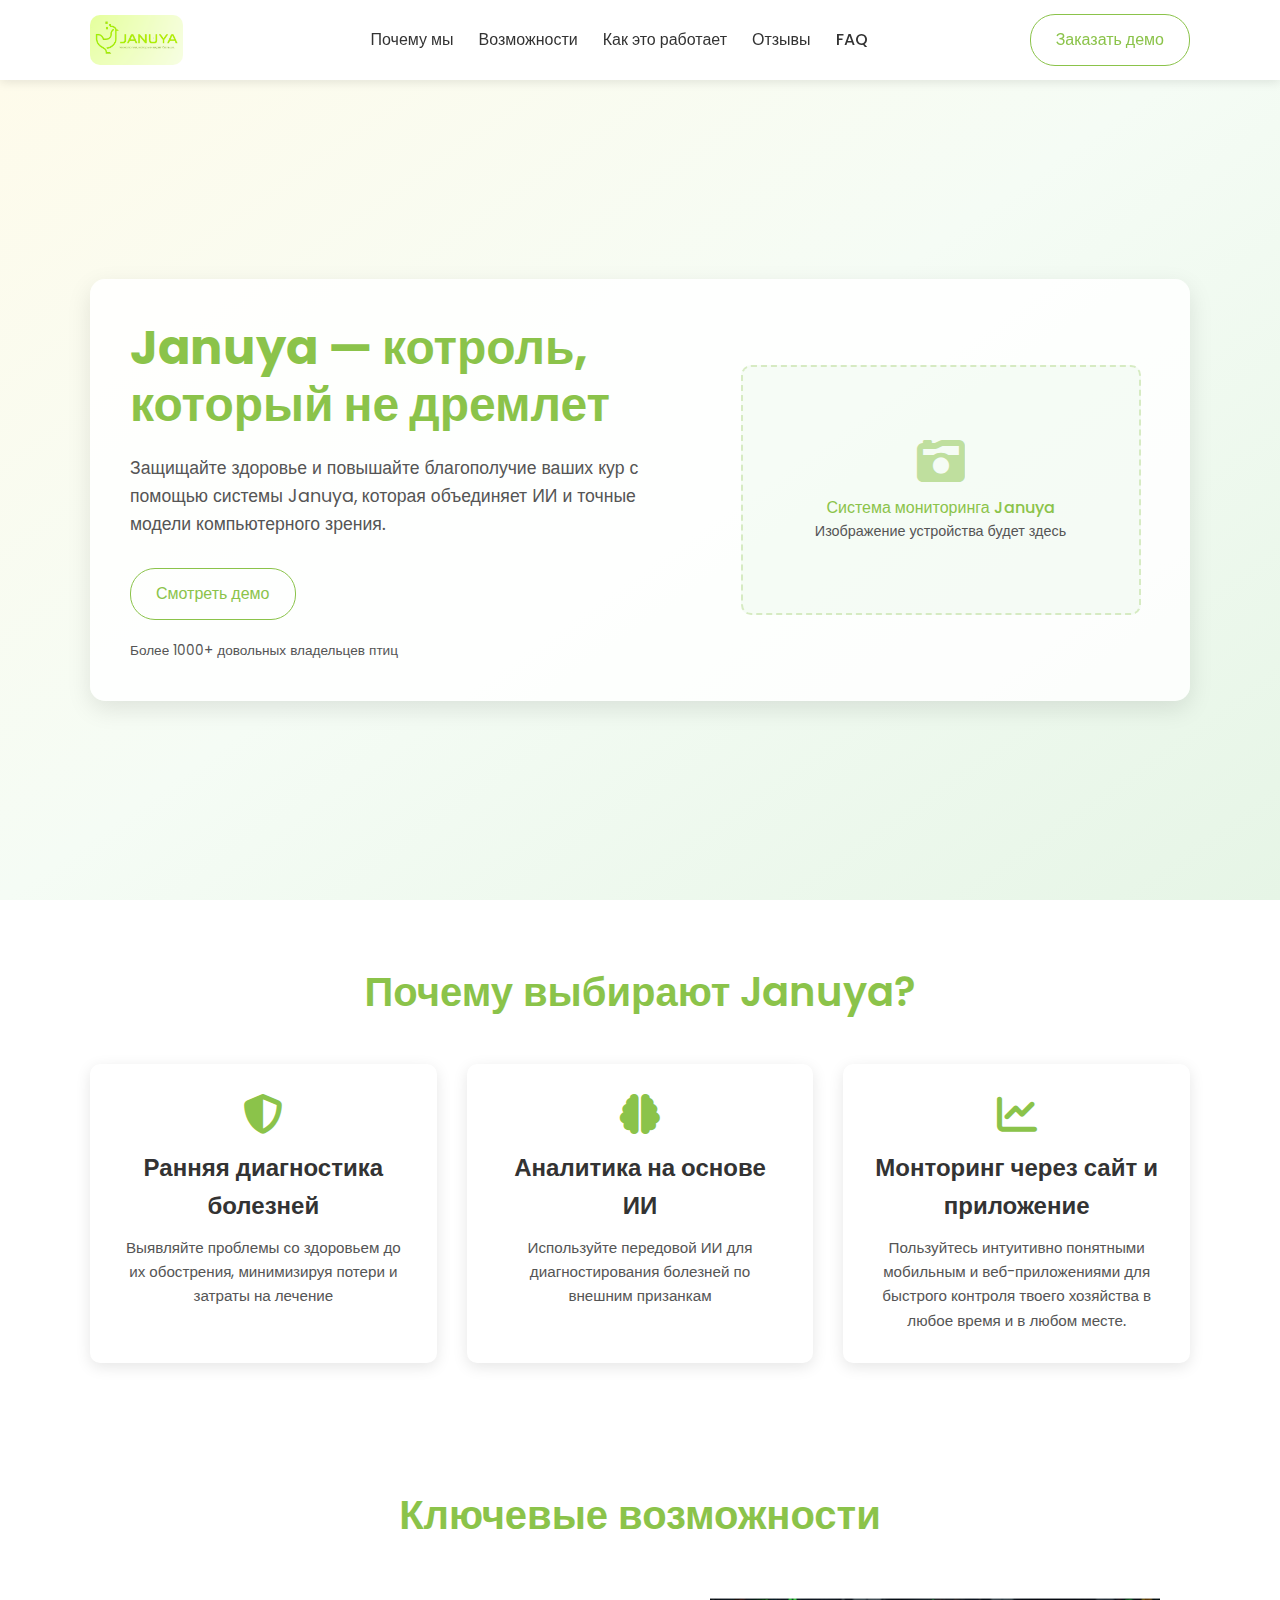
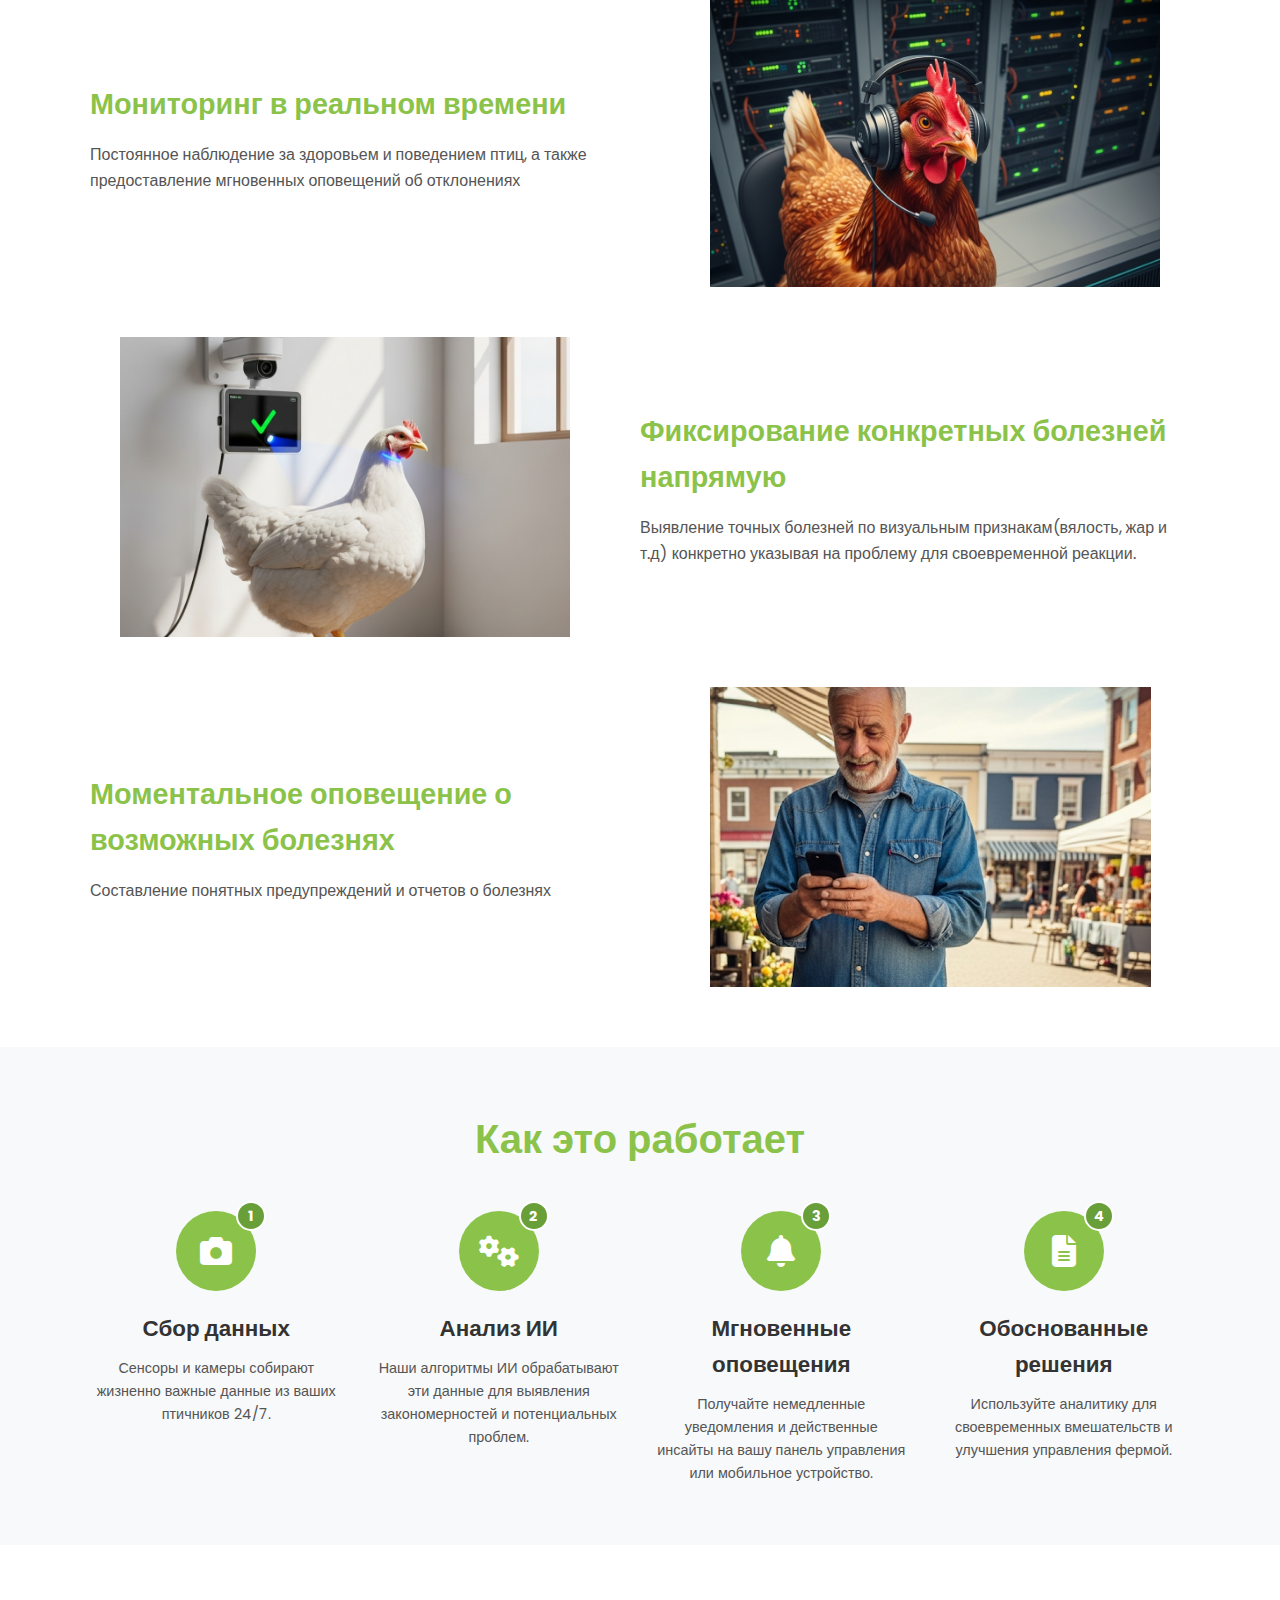
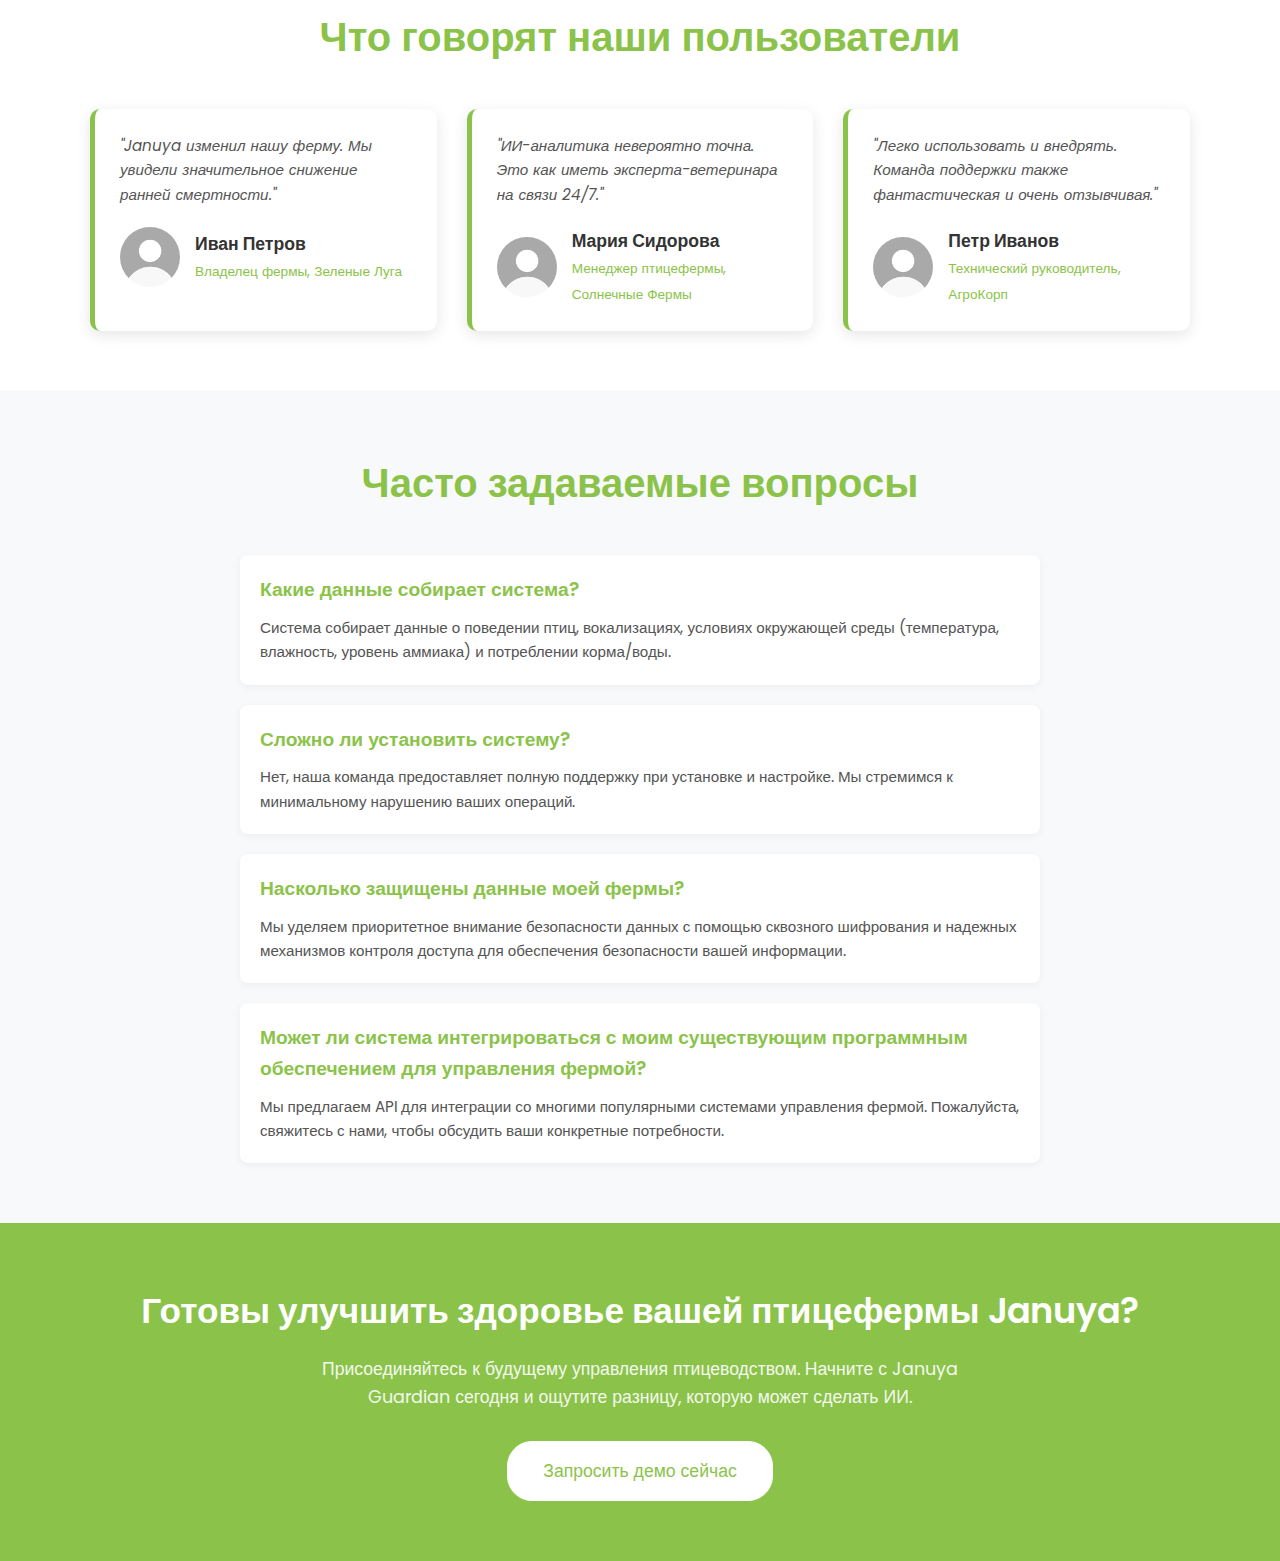
<file: index.html>
<!doctype html>
<html lang="ru">
  <head>
    <meta charset="UTF-8" />
    <meta name="viewport" content="width=device-width, initial-scale=1.0" />
    <title>Januya</title>
    <link rel="stylesheet" href="style.css" />
    <link
      rel="stylesheet"
      href="https://cdnjs.cloudflare.com/ajax/libs/font-awesome/6.4.0/css/all.min.css"
    />
    <link
      href="https://fonts.googleapis.com/css2?family=Poppins:wght@300;400;500;600;700&display=swap"
      rel="stylesheet"
    />
  </head>
  <body>
    <header>
      <div class="container nav-container">
        <a href="#" class="logo">
          <img src="image/IMG_0066.png" alt="Логотип Januya" />
        </a>
        <nav>
          <ul>
            <li><a href="#why-choose-us">Почему мы</a></li>
            <li><a href="#features">Возможности</a></li>
            <li><a href="#how-it-works">Как это работает</a></li>
            <li><a href="#testimonials">Отзывы</a></li>
            <li><a href="#faq">FAQ</a></li>
          </ul>
        </nav>
        <a href="#" class="btn btn-secondary">Заказать демо</a>
      </div>
    </header>

    <main>
      <section id="hero">
        <div class="hero-content-wrapper">
          <div class="hero-content">
            <div class="hero-text">
              <h1>Januya — котроль, который не дремлет</h1>
              <p>
                Защищайте здоровье и повышайте благополучие ваших кур с помощью
                системы Januya, которая объединяет ИИ и точные модели
                компьютерного зрения.
              </p>
              <div class="hero-buttons">
                <a
                  href="http://127.0.0.1:6564"
                  target="_blank"
                  class="btn btn-secondary"
                  >Смотреть демо</a
                >
              </div>
              <div class="hero-social-proof">
                <span>Более 1000+ довольных владельцев птиц</span>
              </div>
            </div>
            <div class="hero-image">
              <div class="hero-image-placeholder">
                <i class="fas fa-camera-retro hero-placeholder-icon"></i>
                <p class="hero-placeholder-title">Система мониторинга Januya</p>
                <p class="hero-placeholder-subtitle">
                  Изображение устройства будет здесь
                </p>
              </div>
            </div>
          </div>
        </div>
      </section>

      <section id="why-choose-us" class="section-padding">
        <div class="container">
          <h2 class="section-title">Почему выбирают Januya?</h2>
          <div class="cards-grid">
            <div class="card">
              <i class="fas fa-shield-alt card-icon"></i>
              <h3>Ранняя диагностика болезней</h3>
              <p>
                Выявляйте проблемы со здоровьем до их обострения, минимизируя
                потери и затраты на лечение
              </p>
            </div>
            <div class="card">
              <i class="fas fa-brain card-icon"></i>
              <h3>Аналитика на основе ИИ</h3>
              <p>
                Используйте передовой ИИ для диагностирования болезней по
                внешним призанкам
              </p>
            </div>
            <div class="card">
              <i class="fas fa-chart-line card-icon"></i>
              <h3>Монторинг через сайт и приложение</h3>
              <p>
                Пользуйтесь интуитивно понятными мобильным и веб-приложениями
                для быстрого контроля твоего хозяйства в любое время и в любом
                месте.
              </p>
            </div>
          </div>
        </div>
      </section>

      <section id="features" class="section-padding">
        <div class="container">
          <h2 class="section-title">Ключевые возможности</h2>
          <div class="feature-item">
            <div class="feature-text">
              <h3>Мониторинг в реальном времени</h3>
              <p>
                Постоянное наблюдение за здоровьем и поведением птиц, а также
                предоставление мгновенных оповещений об отклонениях
              </p>
            </div>
            <div class="feature-image">
              <img src="image/IMG_0067.png" alt="Панель мониторинга" />
            </div>
          </div>
          <div class="feature-item reverse">
            <div class="feature-text">
              <h3>Фиксирование конкретных болезней напрямую</h3>
              <p>
                Выявление точных болезней по визуальным признакам(вялость, жар и
                т.д) конкретно указывая на проблему для своевременной реакции.
              </p>
            </div>
            <div class="feature-image">
              <img src="image/IMG_0068.png" alt="График аналитики" />
            </div>
          </div>
          <div class="feature-item">
            <div class="feature-text">
              <h3>Моментальное оповещение о возможных болезнях</h3>
              <p>Составление понятных предупреждений и отчетов о болезнях</p>
            </div>
            <div class="feature-image">
              <img src="image/IMG_0069.png" alt="Уведомление об опасности" />
            </div>
          </div>
        </div>
      </section>

      <section id="how-it-works" class="section-padding bg-light">
        <div class="container">
          <h2 class="section-title">Как это работает</h2>
          <div class="steps-grid">
            <div class="step-item">
              <div class="step-icon-wrapper">
                <i class="fas fa-camera"></i><span>1</span>
              </div>
              <h3>Сбор данных</h3>
              <p>
                Сенсоры и камеры собирают жизненно важные данные из ваших
                птичников 24/7.
              </p>
            </div>
            <div class="step-item">
              <div class="step-icon-wrapper">
                <i class="fas fa-cogs"></i><span>2</span>
              </div>
              <h3>Анализ ИИ</h3>
              <p>
                Наши алгоритмы ИИ обрабатывают эти данные для выявления
                закономерностей и потенциальных проблем.
              </p>
            </div>
            <div class="step-item">
              <div class="step-icon-wrapper">
                <i class="fas fa-bell"></i><span>3</span>
              </div>
              <h3>Мгновенные оповещения</h3>
              <p>
                Получайте немедленные уведомления и действенные инсайты на вашу
                панель управления или мобильное устройство.
              </p>
            </div>
            <div class="step-item">
              <div class="step-icon-wrapper">
                <i class="fas fa-file-alt"></i><span>4</span>
              </div>
              <h3>Обоснованные решения</h3>
              <p>
                Используйте аналитику для своевременных вмешательств и улучшения
                управления фермой.
              </p>
            </div>
          </div>
        </div>
      </section>

      <section id="testimonials" class="section-padding">
        <div class="container">
          <h2 class="section-title">Что говорят наши пользователи</h2>
          <div class="testimonials-grid">
            <div class="testimonial-card">
              <p>
                "Januya изменил нашу ферму. Мы увидели значительное снижение
                ранней смертности."
              </p>
              <div class="testimonial-author">
                <img src="image/IMG_0070.png" alt="Автор" />
                <div>
                  <h4>Иван Петров</h4>
                  <span>Владелец фермы, Зеленые Луга</span>
                </div>
              </div>
            </div>
            <div class="testimonial-card">
              <p>
                "ИИ-аналитика невероятно точна. Это как иметь
                эксперта-ветеринара на связи 24/7."
              </p>
              <div class="testimonial-author">
                <img src="image/IMG_0070.png" alt="Автор" />
                <div>
                  <h4>Мария Сидорова</h4>
                  <span>Менеджер птицефермы, Солнечные Фермы</span>
                </div>
              </div>
            </div>
            <div class="testimonial-card">
              <p>
                "Легко использовать и внедрять. Команда поддержки также
                фантастическая и очень отзывчивая."
              </p>
              <div class="testimonial-author">
                <img src="image/IMG_0070.png" alt="Автор" />
                <div>
                  <h4>Петр Иванов</h4>
                  <span>Технический руководитель, АгроКорп</span>
                </div>
              </div>
            </div>
          </div>
        </div>
      </section>

      <section id="faq" class="section-padding bg-light">
        <div class="container">
          <h2 class="section-title">Часто задаваемые вопросы</h2>
          <div class="faq-grid">
            <div class="faq-item">
              <h3>Какие данные собирает система?</h3>
              <p>
                Система собирает данные о поведении птиц, вокализациях, условиях
                окружающей среды (температура, влажность, уровень аммиака) и
                потреблении корма/воды.
              </p>
            </div>
            <div class="faq-item">
              <h3>Сложно ли установить систему?</h3>
              <p>
                Нет, наша команда предоставляет полную поддержку при установке и
                настройке. Мы стремимся к минимальному нарушению ваших операций.
              </p>
            </div>
            <div class="faq-item">
              <h3>Насколько защищены данные моей фермы?</h3>
              <p>
                Мы уделяем приоритетное внимание безопасности данных с помощью
                сквозного шифрования и надежных механизмов контроля доступа для
                обеспечения безопасности вашей информации.
              </p>
            </div>
            <div class="faq-item">
              <h3>
                Может ли система интегрироваться с моим существующим программным
                обеспечением для управления фермой?
              </h3>
              <p>
                Мы предлагаем API для интеграции со многими популярными
                системами управления фермой. Пожалуйста, свяжитесь с нами, чтобы
                обсудить ваши конкретные потребности.
              </p>
            </div>
          </div>
        </div>
      </section>

      <section id="cta-final" class="section-padding text-center cta-section">
        <div class="container">
          <h2>Готовы улучшить здоровье вашей птицефермы Januya?</h2>
          <p>
            Присоединяйтесь к будущему управления птицеводством. Начните с
            Januya Guardian сегодня и ощутите разницу, которую может сделать ИИ.
          </p>
          <a href="#" class="btn btn-primary btn-large"
            >Запросить демо сейчас</a
          >
        </div>
      </section>
    </main>
    <!-- 
    <footer>
      <div class="container">
        <p>© 2023 Januya Guardian. Все права защищены.</p>
        <div class="social-links">
          <a href="#" aria-label="WhatsApp"><i class="fab fa-whatsapp"></i></a>
          <a href="#" aria-label="Telegram"><i class="fab fa-telegram"></i></a>
          <a href="#" aria-label="Instagram"
            ><i class="fab fa-instagram"></i
          ></a>
        </div>
      </div>
    </footer>
    -->

    <div id="demoModal" class="modal">
      <div class="modal-content">
        <span class="close-button">×</span>
        <h2>Заказать демонстрацию Januya</h2>
        <p>
          Оставьте свои контактные данные, и мы свяжемся с вами в ближайшее
          время, чтобы обсудить, как Januya может помочь вашему хозяйству.
        </p>

        <form id="demoForm">
          <div class="form-group">
            <label for="modalName">Ваше имя:</label>
            <input type="text" id="modalName" name="name" required />
          </div>
          <div class="form-group">
            <label for="modalEmail">Email:</label>
            <input type="email" id="modalEmail" name="email" required />
          </div>
          <div class="form-group">
            <label for="modalPhone">Телефон (необязательно):</label>
            <input type="tel" id="modalPhone" name="phone" />
          </div>
          <div class="form-group">
            <label for="modalComments">Дополнительные комментарии:</label>
            <textarea id="modalComments" name="comments" rows="3"></textarea>
          </div>
          <button type="submit" class="btn btn-primary modal-submit-btn">
            Отправить заявку
          </button>
        </form>
        <p class="modal-note">
          Мы уважаем вашу конфиденциальность. Ваши данные не будут переданы
          третьим лицам.
        </p>
      </div>
    </div>

    <script>
      const modal = document.getElementById("demoModal");
      const openModalButtons = document.querySelectorAll(
        "header .btn-secondary, #cta-final .btn-primary",
      );
      const closeButton = document.querySelector(".modal .close-button");
      const demoForm = document.getElementById("demoForm");

      openModalButtons.forEach((btn) => {
        if (
          btn.textContent.includes("Заказать демо") ||
          btn.textContent.includes("Запросить демо сейчас")
        ) {
          btn.onclick = function (event) {
            event.preventDefault();
            modal.classList.add("active");
          };
        }
      });

      if (closeButton) {
        closeButton.onclick = function () {
          modal.classList.remove("active");
        };
      }

      window.onclick = function (event) {
        if (event.target == modal) {
          modal.classList.remove("active");
        }
      };

      if (demoForm) {
        demoForm.onsubmit = async function (event) {
          event.preventDefault();
          const submitButton = demoForm.querySelector('button[type="submit"]');
          const originalButtonText = submitButton.textContent;
          submitButton.disabled = true;
          submitButton.textContent = "Отправка...";

          const formData = new FormData(demoForm);

          try {
            const response = await fetch("/submit-demo-request", {
              method: "POST",
              body: new URLSearchParams(formData),
            });

            if (response.ok) {
              const result = await response.text();
              console.log("Success:", result);
              alert("Спасибо за вашу заявку! Мы скоро свяжемся с вами.");
              modal.classList.remove("active");
              demoForm.reset();
            } else {
              console.error(
                "Form submission error:",
                response.status,
                response.statusText,
              );
              alert(
                "Произошла ошибка при отправке заявки. Пожалуйста, попробуйте еще раз.",
              );
            }
          } catch (error) {
            console.error("Network error:", error);
            alert(
              "Сетевая ошибка. Пожалуйста, проверьте ваше подключение и попробуйте еще раз.",
            );
          } finally {
            submitButton.disabled = false;
            submitButton.textContent = originalButtonText;
          }
        };
      }

      document.addEventListener("keydown", function (event) {
        if (event.key === "Escape" && modal.classList.contains("active")) {
          modal.classList.remove("active");
        }
      });
    </script>
  </body>
</html>
</file>
<file: style.css>
:root {
  --primary-color: #8bc34a;
  --secondary-color: #689f38;
  --text-color: #333333;
  --light-text-color: #555555;
  --white-color: #ffffff;
  --border-color: #e0e0e0;
  --shadow: 0 4px 15px rgba(0, 0, 0, 0.1);
  --font-family: "Poppins", sans-serif;
  --gradient-top-left-yellow: #fffbea;
  --gradient-middle-point: #f5fcf5;
  --gradient-bottom-right-green: #e6f5e6;
}
* {
  margin: 0;
  padding: 0;
  box-sizing: border-box;
}
html {
  scroll-behavior: smooth;
  height: 100%;
}
body {
  font-family: var(--font-family);
  color: var(--text-color);
  line-height: 1.6;
  padding-top: 80px;
  min-height: 100%;
  background: linear-gradient(
    to bottom right,
    var(--gradient-top-left-yellow),
    var(--gradient-middle-point),
    var(--gradient-bottom-right-green)
  );
  background-attachment: fixed;
  background-size: cover;
  background-repeat: no-repeat;
}
img {
  border-radius: 10px;
  display: block;
  max-width: 100%;
  height: auto;
}
.container {
  width: 90%;
  max-width: 1100px;
  margin: 0 auto;
}
.section-padding {
  padding: 60px 0;
}
.section-title {
  text-align: center;
  font-size: 2.5rem;
  color: var(--primary-color);
  margin-bottom: 40px;
  font-weight: 600;
}
.bg-light {
  background-color: #f8f9fa;
}
.text-center {
  text-align: center;
}
.btn {
  display: inline-block;
  padding: 12px 25px;
  border-radius: 25px;
  text-decoration: none;
  font-weight: 500;
  transition:
    background-color 0.3s ease,
    transform 0.3s ease;
  font-size: 1rem;
}
.btn-primary {
  background-color: var(--primary-color);
  color: var(--white-color);
  border: 1px solid var(--primary-color);
}
.btn-primary:hover {
  background-color: var(--secondary-color);
  border-color: var(--secondary-color);
  transform: translateY(-2px);
}
.btn-secondary {
  background-color: transparent;
  color: var(--primary-color);
  border: 1px solid var(--primary-color);
}
.btn-secondary:hover {
  background-color: var(--primary-color);
  color: var(--white-color);
  transform: translateY(-2px);
}
.btn-large {
  padding: 15px 35px;
  font-size: 1.1rem;
}
header {
  background-color: var(--white-color);
  box-shadow: 0 2px 10px rgba(0, 0, 0, 0.1);
  position: fixed;
  top: 0;
  left: 0;
  width: 100%;
  z-index: 1000;
  height: 80px;
}
.nav-container {
  display: flex;
  justify-content: space-between;
  align-items: center;
  height: 100%;
}
.logo img {
  max-height: 50px;
  width: auto;
  object-fit: contain;
}
header nav ul {
  list-style: none;
  display: flex;
}
header nav ul li {
  margin-left: 25px;
}
header nav ul li a {
  text-decoration: none;
  color: var(--text-color);
  font-weight: 500;
  transition: color 0.3s ease;
}
header nav ul li a:hover,
header nav ul li a.active {
  color: var(--primary-color);
}
#hero {
  min-height: calc(100vh - 80px);
  display: flex;
  align-items: center;
}
.hero-content-wrapper {
  background-color: rgba(255, 255, 255, 0.85);
  padding: 40px;
  border-radius: 15px;
  box-shadow: 0 8px 25px rgba(0, 0, 0, 0.1);
  max-width: 1100px;
  margin: 0 auto;
}
.hero-content {
  display: flex;
  align-items: center;
  justify-content: space-between;
  gap: 40px;
}
.hero-text {
  flex-basis: 55%;
}
.hero-text h1 {
  font-size: 3rem;
  color: var(--primary-color);
  margin-bottom: 20px;
  line-height: 1.2;
  font-weight: 700;
}
.hero-text p {
  font-size: 1.1rem;
  color: var(--light-text-color);
  margin-bottom: 30px;
}
.hero-sub-text {
  color: var(--light-text-color);
  font-size: 0.9rem;
  margin-bottom: 8px;
  font-weight: 500;
}
.hero-buttons {
  margin-top: 30px;
  margin-bottom: 20px;
  display: flex;
  gap: 15px;
  align-items: center;
}
.hero-buttons .btn i {
  margin-left: 8px;
  font-size: 0.8em;
}
.hero-social-proof {
  font-size: 0.85rem;
  color: var(--light-text-color);
}
.hero-image {
  flex-basis: 40%;
  text-align: center;
  max-width: 500px;
  margin-left: auto;
  margin-right: auto;
  display: flex;
  align-items: center;
  justify-content: center;
}
.hero-image-placeholder {
  background-color: rgba(230, 245, 230, 0.3);
  border: 2px dashed rgba(139, 195, 74, 0.3);
  border-radius: 10px;
  padding: 40px 20px;
  text-align: center;
  display: flex;
  flex-direction: column;
  align-items: center;
  justify-content: center;
  min-height: 250px;
  width: 100%;
  max-width: 400px;
  margin: 0 auto;
}
.hero-placeholder-icon {
  font-size: 3rem;
  color: var(--primary-color);
  opacity: 0.5;
}
.hero-placeholder-title {
  color: var(--primary-color);
  font-weight: 500;
  margin-top: 10px;
}
.hero-placeholder-subtitle {
  font-size: 0.9rem;
  color: var(--light-text-color);
}
.cards-grid {
  display: grid;
  grid-template-columns: repeat(auto-fit, minmax(280px, 1fr));
  gap: 30px;
}
.card {
  background-color: var(--white-color);
  padding: 30px;
  border-radius: 10px;
  box-shadow: var(--shadow);
  text-align: center;
  transition: transform 0.3s ease;
}
.card:hover {
  transform: translateY(-5px);
}
.card-icon {
  font-size: 2.5rem;
  color: var(--primary-color);
  margin-bottom: 15px;
}
.card h3 {
  font-size: 1.5rem;
  color: var(--text-color);
  margin-bottom: 10px;
  font-weight: 600;
}
.card p {
  color: var(--light-text-color);
  font-size: 0.95rem;
}
.feature-item {
  display: flex;
  align-items: center;
  gap: 40px;
  margin-bottom: 50px;
}
.feature-item:last-child {
  margin-bottom: 0;
}
.feature-item.reverse {
  flex-direction: row-reverse;
}
.feature-text {
  flex-basis: 50%;
}
.feature-text h3 {
  font-size: 1.8rem;
  color: var(--primary-color);
  margin-bottom: 15px;
  font-weight: 600;
}
.feature-text p {
  color: var(--light-text-color);
  font-size: 1rem;
}
.feature-image {
  flex-basis: 50%;
  text-align: center;
  overflow: hidden;
  max-width: 450px;
  max-height: 300px;
  margin: 0 auto;
  display: flex;
  justify-content: center;
  align-items: center;
}
.feature-image img {
  box-shadow: var(--shadow);
  object-fit: cover;
}
.steps-grid {
  display: grid;
  grid-template-columns: repeat(auto-fit, minmax(250px, 1fr));
  gap: 30px;
  text-align: center;
}
.step-item .step-icon-wrapper {
  width: 80px;
  height: 80px;
  background-color: var(--primary-color);
  color: var(--white-color);
  border-radius: 50%;
  display: inline-flex;
  align-items: center;
  justify-content: center;
  font-size: 2rem;
  margin-bottom: 20px;
  position: relative;
}
.step-item .step-icon-wrapper span {
  position: absolute;
  top: -10px;
  right: -10px;
  background-color: var(--secondary-color);
  color: var(--white-color);
  width: 30px;
  height: 30px;
  border-radius: 50%;
  display: flex;
  align-items: center;
  justify-content: center;
  font-size: 0.9rem;
  font-weight: bold;
  border: 2px solid var(--white-color);
}
.step-item h3 {
  font-size: 1.4rem;
  margin-bottom: 10px;
  color: var(--text-color);
  font-weight: 600;
}
.step-item p {
  color: var(--light-text-color);
  font-size: 0.9rem;
}
.testimonials-grid {
  display: grid;
  grid-template-columns: repeat(auto-fit, minmax(300px, 1fr));
  gap: 30px;
}
.testimonial-card {
  background-color: var(--white-color);
  padding: 25px;
  border-radius: 10px;
  box-shadow: var(--shadow);
  border-left: 5px solid var(--primary-color);
}
.testimonial-card p {
  font-style: italic;
  color: var(--light-text-color);
  margin-bottom: 20px;
  font-size: 0.95rem;
}
.testimonial-author {
  display: flex;
  align-items: center;
}
.testimonial-author img {
  width: 60px;
  height: 60px;
  border-radius: 50%;
  margin-right: 15px;
  object-fit: cover;
}
.testimonial-author h4 {
  font-size: 1.1rem;
  color: var(--text-color);
  margin: 0;
  font-weight: 600;
}
.testimonial-author span {
  font-size: 0.85rem;
  color: var(--primary-color);
}
.faq-grid {
  display: grid;
  grid-template-columns: 1fr;
  gap: 20px;
  max-width: 800px;
  margin: 0 auto;
}
.faq-item {
  background-color: var(--white-color);
  padding: 20px;
  border-radius: 8px;
  box-shadow: 0 2px 8px rgba(0, 0, 0, 0.05);
}
.faq-item h3 {
  font-size: 1.2rem;
  color: var(--primary-color);
  margin-bottom: 10px;
  font-weight: 600;
}
.faq-item p {
  color: var(--light-text-color);
  font-size: 0.95rem;
}
.cta-section {
  background-color: var(--primary-color);
  color: var(--white-color);
}
.cta-section h2 {
  font-size: 2.2rem;
  margin-bottom: 15px;
  font-weight: 600;
  color: var(--white-color);
}
.cta-section p {
  font-size: 1.1rem;
  margin-bottom: 30px;
  max-width: 700px;
  margin-left: auto;
  margin-right: auto;
  opacity: 0.9;
  color: var(--white-color);
}
.cta-section .btn-primary {
  background-color: var(--white-color);
  color: var(--primary-color);
  border-color: var(--white-color);
}
.cta-section .btn-primary:hover {
  background-color: #f0f0f0;
  color: var(--secondary-color);
  border-color: #f0f0f0;
}
footer {
  background-color: #2c3e50;
  color: #ecf0f1;
  padding: 30px 0;
  text-align: center;
}
footer .container {
  display: flex;
  flex-direction: column;
  align-items: center;
  gap: 15px;
}
footer p {
  font-size: 0.9rem;
}
.social-links a {
  color: #ecf0f1;
  margin: 0 10px;
  font-size: 1.5rem;
  transition: color 0.3s ease;
}
.social-links a:hover {
  color: var(--primary-color);
}
@media (max-width: 992px) {
  .hero-content {
    flex-direction: column;
    text-align: center;
  }
  .hero-text {
    flex-basis: 100%;
    margin-bottom: 30px;
  }
  .hero-image {
    max-width: 90%;
  }
  .hero-text h1 {
    font-size: 2.5rem;
  }
  .feature-item,
  .feature-item.reverse {
    flex-direction: column;
  }
  .feature-text,
  .feature-image {
    flex-basis: 100%;
  }
  .feature-image {
    max-width: 100%;
    max-height: 250px;
  }
  .feature-item.reverse .feature-image {
    margin-top: 0;
    margin-bottom: 20px;
  }
}
@media (max-width: 768px) {
  body {
    padding-top: 70px;
  }
  header {
    height: 70px;
  }
  .nav-container {
    text-align: center;
  }
  header nav {
    display: none;
  }
  header .btn-secondary {
    display: none;
  }
  .section-title {
    font-size: 2rem;
  }
  .hero-text h1 {
    font-size: 2.2rem;
  }
  .hero-text p {
    font-size: 1rem;
  }
  .cards-grid,
  .steps-grid,
  .testimonials-grid {
    grid-template-columns: 1fr;
  }
  .feature-item {
    text-align: center;
  }
  .feature-image img {
    max-height: 250px;
  }
  footer .container {
    gap: 10px;
  }
}

.modal {
  display: none;
  position: fixed;
  z-index: 2000;
  left: 0;
  top: 0;
  width: 100%;
  height: 100%;
  overflow: auto;
  background-color: rgba(
    0,
    0,
    0,
    0.65
  ); /* Slightly darker overlay for more focus */
  padding-top: 60px;
  opacity: 0;
  visibility: hidden;
  transition:
    opacity 0.35s ease-in-out,
    visibility 0s linear 0.35s; /* Slightly longer overlay fade */
}

.modal.active {
  display: block;
  opacity: 1;
  visibility: visible;
  transition:
    opacity 0.35s ease-in-out,
    visibility 0s linear 0s;
}

.modal-content {
  background-color: var(--white-color);
  margin: 5% auto;
  padding: 30px 40px;
  border: 1px solid var(--border-color);
  width: 90%;
  max-width: 600px;
  border-radius: 15px;
  box-shadow: 0 10px 30px rgba(0, 0, 0, 0.25);
  position: relative;
  opacity: 0;
  transform: scale(0.95) translateY(-20px);
  transition:
    transform 0.4s cubic-bezier(0.25, 0.8, 0.25, 1),
    opacity 0.35s ease-out;
}

.modal.active .modal-content {
  opacity: 1;
  transform: scale(1) translateY(0);
}

.close-button {
  color: #aaa;
  position: absolute;
  top: 15px;
  right: 20px;
  font-size: 30px;
  font-weight: bold;
  line-height: 1;
  transition:
    transform 0.2s ease,
    color 0.2s ease;
}

.close-button:hover,
.close-button:focus {
  color: var(--primary-color);
  text-decoration: none;
  cursor: pointer;
  transform: scale(1.1);
}

.modal-content h2 {
  margin-top: 0;
  color: var(--primary-color);
  text-align: center;
  margin-bottom: 25px;
}
.modal-content p {
  font-size: 0.95rem;
  color: var(--light-text-color);
  line-height: 1.6;
  margin-bottom: 20px;
}
.form-group {
  margin-bottom: 20px;
}
.form-group label {
  display: block;
  margin-bottom: 8px;
  font-weight: 500;
  color: var(--text-color);
  font-size: 0.9rem;
}
.form-group input[type="text"],
.form-group input[type="email"],
.form-group input[type="tel"],
.form-group input[type="number"],
.form-group textarea {
  width: 100%;
  padding: 12px 15px;
  border: 1px solid var(--border-color);
  border-radius: 8px;
  box-sizing: border-box;
  font-family: var(--font-family);
  font-size: 0.95rem;
  transition: border-color 0.3s ease;
}
.form-group input:focus,
.form-group textarea:focus {
  border-color: var(--primary-color);
  outline: none;
  box-shadow: 0 0 0 2px rgba(139, 195, 74, 0.2);
}
.form-group textarea {
  resize: vertical;
  min-height: 80px;
}
.modal-submit-btn {
  width: 100%;
  padding: 15px;
  font-size: 1.1rem;
  margin-top: 10px;
  border-radius: 8px;
}
.modal-note {
  font-size: 0.8rem;
  text-align: center;
  color: #888;
  margin-top: 25px;
  margin-bottom: 0;
}

/* --- NEW STYLES FOR VIDEO MODAL --- */

.hero-buttons .btn i {
  margin-right: 8px; /* Spacing for the play icon */
  font-size: 1.1em;
  vertical-align: middle;
}

.video-modal-content {
  padding: 10px; /* Less padding to give more space to the video */
  max-width: 900px; /* Wider modal for a better video experience */
  background-color: #000; /* Black background for cinematic feel */
  border: none;
  overflow: hidden; /* Ensures the iframe corners are rounded with the modal */
}

.video-container {
  position: relative;
  padding-bottom: 56.25%; /* 16:9 aspect ratio */
  height: 0;
  overflow: hidden;
  width: 100%;
}

.video-container iframe {
  position: absolute;
  top: 0;
  left: 0;
  width: 100%;
  height: 100%;
  border: 0;
}

.video-modal-content .close-button {
  color: var(--white-color);
  opacity: 0.8;
  top: -2px;
  right: 15px;
  font-size: 40px;
  z-index: 10;
  text-shadow: 0 0 10px rgba(0, 0, 0, 0.5);
}

.video-modal-content .close-button:hover {
  opacity: 1;
  color: var(--primary-color);
}
</file>
